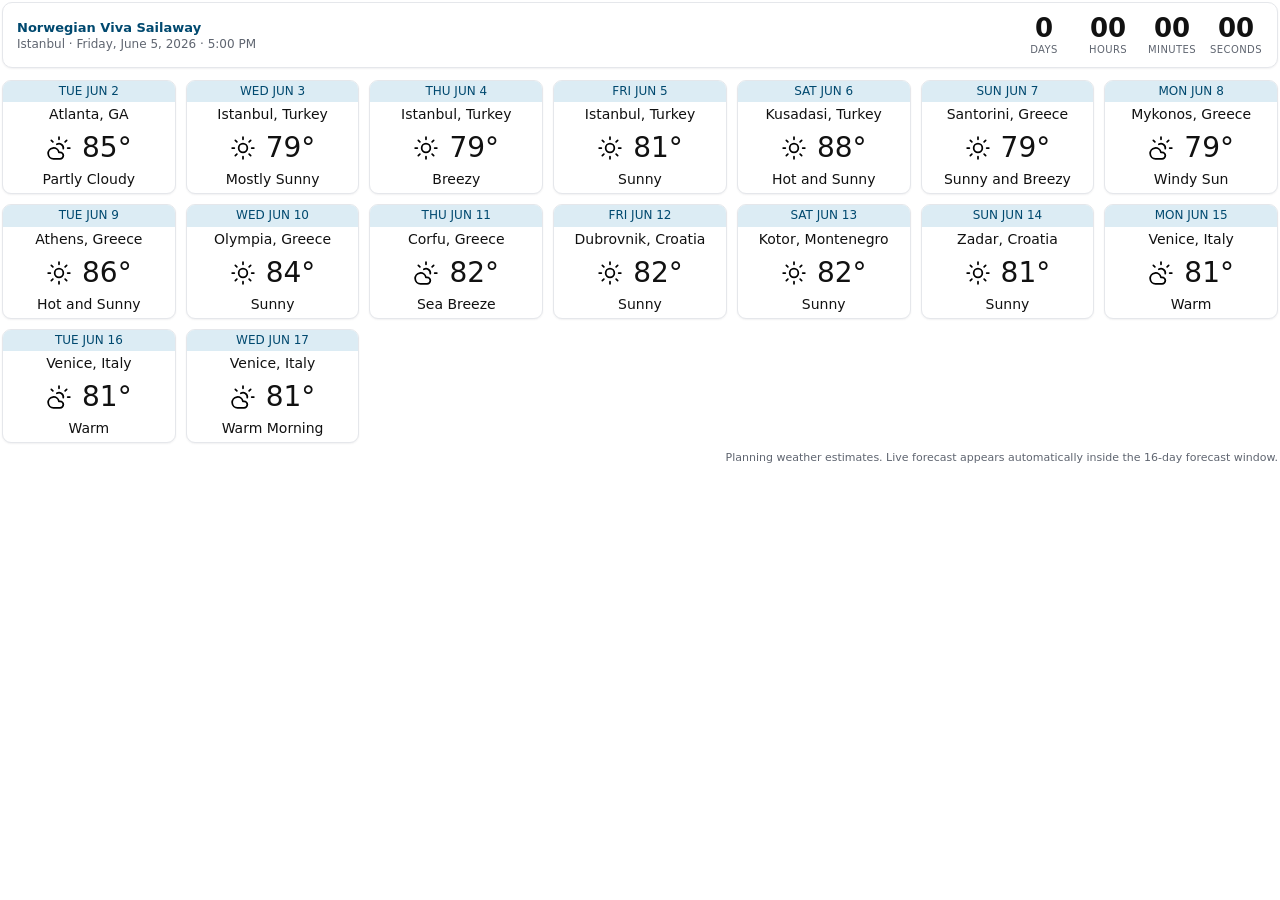
<file: index.html>
<!doctype html>
<html lang="en">
  <head>
    <meta charset="utf-8" />
    <meta name="viewport" content="width=device-width, initial-scale=1" />
    <title>2026 Family Cruise Widgets</title>
    <style>
      :root {
        color-scheme: light;
        --ink: #111;
        --muted: #5f6570;
        --line: #e5e7eb;
        --blue: #dcecf4;
        --blue-ink: #00496f;
        --card: #fff;
        --shadow: 0 1px 2px rgba(15, 23, 42, 0.06);
        font-family:
          Inter, ui-sans-serif, system-ui, -apple-system, BlinkMacSystemFont, "Segoe UI",
          sans-serif;
      }

      * {
        box-sizing: border-box;
      }

      body {
        margin: 0;
        background: transparent;
        color: var(--ink);
      }

      .widget-shell {
        width: 100%;
        padding: 2px;
      }

      .countdown {
        display: grid;
        grid-template-columns: minmax(160px, 1fr) auto;
        gap: 14px;
        align-items: center;
        padding: 12px 14px;
        border: 1px solid var(--line);
        border-radius: 10px;
        background: var(--card);
        box-shadow: var(--shadow);
        margin-bottom: 12px;
      }

      .countdown-title {
        font-size: 13px;
        font-weight: 650;
        color: var(--blue-ink);
      }

      .countdown-subtitle {
        margin-top: 2px;
        font-size: 12px;
        color: var(--muted);
      }

      .countdown-values {
        display: flex;
        gap: 10px;
        align-items: center;
      }

      .countdown-unit {
        min-width: 54px;
        text-align: center;
      }

      .countdown-number {
        font-size: 26px;
        line-height: 1;
        font-weight: 600;
        font-variant-numeric: tabular-nums;
      }

      .countdown-label {
        margin-top: 3px;
        font-size: 10px;
        color: var(--muted);
        text-transform: uppercase;
        letter-spacing: 0.04em;
      }

      .weather-strip {
        display: grid;
        grid-template-columns: repeat(7, minmax(0, 1fr));
        gap: 10px;
      }

      .weather-card {
        min-width: 0;
        overflow: hidden;
        border: 1px solid var(--line);
        border-radius: 9px;
        background: var(--card);
        box-shadow: var(--shadow);
      }

      .weather-date {
        padding: 4px 2px;
        background: var(--blue);
        color: var(--blue-ink);
        text-align: center;
        font-size: 12px;
        line-height: 1.1;
        font-weight: 500;
        white-space: nowrap;
      }

      .weather-city {
        padding: 4px 4px 3px;
        text-align: center;
        font-size: 14px;
        line-height: 1.15;
        font-weight: 500;
        white-space: nowrap;
        overflow: hidden;
        text-overflow: ellipsis;
      }

      .weather-main {
        display: flex;
        justify-content: center;
        align-items: center;
        gap: 10px;
        padding: 9px 4px 6px;
      }

      .weather-icon {
        width: 26px;
        height: 26px;
        flex: 0 0 auto;
      }

      .weather-temp {
        font-size: 28px;
        line-height: 1;
        font-weight: 500;
        font-variant-numeric: tabular-nums;
      }

      .weather-condition {
        padding: 3px 4px 6px;
        text-align: center;
        font-size: 14px;
        line-height: 1.15;
        font-weight: 500;
        white-space: nowrap;
        overflow: hidden;
        text-overflow: ellipsis;
      }

      .status {
        margin-top: 8px;
        color: var(--muted);
        font-size: 11px;
        text-align: right;
      }

      @media (max-width: 900px) {
        .weather-strip {
          grid-template-columns: repeat(4, minmax(0, 1fr));
        }
      }

      @media (max-width: 560px) {
        .countdown {
          grid-template-columns: 1fr;
        }

        .countdown-values {
          justify-content: space-between;
        }

        .weather-strip {
          grid-template-columns: repeat(2, minmax(0, 1fr));
        }
      }
    </style>
  </head>
  <body>
    <main class="widget-shell" aria-label="2026 Family Cruise live widgets">
      <section class="countdown" aria-label="Cruise countdown">
        <div>
          <div class="countdown-title">Norwegian Viva Sailaway</div>
          <div class="countdown-subtitle">Istanbul · Friday, June 5, 2026 · 5:00 PM</div>
        </div>
        <div class="countdown-values" aria-live="polite">
          <div class="countdown-unit">
            <div class="countdown-number" id="days">--</div>
            <div class="countdown-label">Days</div>
          </div>
          <div class="countdown-unit">
            <div class="countdown-number" id="hours">--</div>
            <div class="countdown-label">Hours</div>
          </div>
          <div class="countdown-unit">
            <div class="countdown-number" id="minutes">--</div>
            <div class="countdown-label">Minutes</div>
          </div>
          <div class="countdown-unit">
            <div class="countdown-number" id="seconds">--</div>
            <div class="countdown-label">Seconds</div>
          </div>
        </div>
      </section>

      <section class="weather-strip" id="weatherStrip" aria-label="Cruise weather outlook"></section>
      <div class="status" id="status">Loading weather...</div>
    </main>

    <script>
      const embarkationTime = new Date("2026-06-05T17:00:00+03:00").getTime();
      const staticWeather = [
        { date: "2026-06-02", city: "Atlanta, GA", high: 85, low: 68, condition: "Partly Cloudy", lat: 33.749, lon: -84.388 },
        { date: "2026-06-03", city: "Istanbul, Turkey", high: 79, low: 64, condition: "Mostly Sunny", lat: 41.0082, lon: 28.9784 },
        { date: "2026-06-04", city: "Istanbul, Turkey", high: 79, low: 64, condition: "Breezy", lat: 41.0082, lon: 28.9784 },
        { date: "2026-06-05", city: "Istanbul, Turkey", high: 81, low: 66, condition: "Sunny", lat: 41.0082, lon: 28.9784 },
        { date: "2026-06-06", city: "Kusadasi, Turkey", high: 88, low: 66, condition: "Hot and Sunny", lat: 37.8579, lon: 27.261 },
        { date: "2026-06-07", city: "Santorini, Greece", high: 79, low: 70, condition: "Sunny and Breezy", lat: 36.3932, lon: 25.4615 },
        { date: "2026-06-08", city: "Mykonos, Greece", high: 79, low: 68, condition: "Windy Sun", lat: 37.4467, lon: 25.3289 },
        { date: "2026-06-09", city: "Athens, Greece", high: 86, low: 68, condition: "Hot and Sunny", lat: 37.9838, lon: 23.7275 },
        { date: "2026-06-10", city: "Olympia, Greece", high: 84, low: 66, condition: "Sunny", lat: 37.6386, lon: 21.63 },
        { date: "2026-06-11", city: "Corfu, Greece", high: 82, low: 66, condition: "Sea Breeze", lat: 39.6243, lon: 19.9217 },
        { date: "2026-06-12", city: "Dubrovnik, Croatia", high: 82, low: 66, condition: "Sunny", lat: 42.6507, lon: 18.0944 },
        { date: "2026-06-13", city: "Kotor, Montenegro", high: 82, low: 66, condition: "Sunny", lat: 42.4247, lon: 18.7712 },
        { date: "2026-06-14", city: "Zadar, Croatia", high: 81, low: 64, condition: "Sunny", lat: 44.1194, lon: 15.2314 },
        { date: "2026-06-15", city: "Venice, Italy", high: 81, low: 64, condition: "Warm", lat: 45.4408, lon: 12.3155 },
        { date: "2026-06-16", city: "Venice, Italy", high: 81, low: 64, condition: "Warm", lat: 45.4408, lon: 12.3155 },
        { date: "2026-06-17", city: "Venice, Italy", high: 81, low: 64, condition: "Warm Morning", lat: 45.4408, lon: 12.3155 },
      ];

      const weatherLabels = new Map([
        [0, "Sunny"],
        [1, "Mostly Sunny"],
        [2, "Partly Cloudy"],
        [3, "Cloudy"],
        [45, "Fog"],
        [48, "Fog"],
        [51, "Light Drizzle"],
        [53, "Drizzle"],
        [55, "Drizzle"],
        [61, "Light Rain"],
        [63, "Rain Likely"],
        [65, "Rain Likely"],
        [80, "Showers"],
        [81, "Rain Likely"],
        [82, "Heavy Rain"],
        [95, "Thunderstorms"],
      ]);

      function updateCountdown() {
        const remaining = Math.max(0, embarkationTime - Date.now());
        const totalSeconds = Math.floor(remaining / 1000);
        const days = Math.floor(totalSeconds / 86400);
        const hours = Math.floor((totalSeconds % 86400) / 3600);
        const minutes = Math.floor((totalSeconds % 3600) / 60);
        const seconds = totalSeconds % 60;
        document.getElementById("days").textContent = String(days);
        document.getElementById("hours").textContent = String(hours).padStart(2, "0");
        document.getElementById("minutes").textContent = String(minutes).padStart(2, "0");
        document.getElementById("seconds").textContent = String(seconds).padStart(2, "0");
      }

      function formatDate(isoDate) {
        return new Intl.DateTimeFormat("en-US", {
          timeZone: "UTC",
          weekday: "short",
          month: "short",
          day: "numeric",
        })
          .format(new Date(`${isoDate}T12:00:00Z`))
          .replace(",", "")
          .toUpperCase();
      }

      function daysUntil(isoDate) {
        const today = new Date();
        const localMidnight = new Date(today.getFullYear(), today.getMonth(), today.getDate());
        const target = new Date(`${isoDate}T00:00:00Z`);
        return Math.round((target.getTime() - localMidnight.getTime()) / 86400000);
      }

      function icon(condition) {
        const label = condition.toLowerCase();
        if (label.includes("rain") || label.includes("shower") || label.includes("drizzle")) {
          return `<svg class="weather-icon" viewBox="0 0 26 26" fill="none"><path d="M4.333 16.141c-.805-.823-1.412-1.817-1.776-2.909a7.58 7.58 0 0 1-.322-3.393 7.59 7.59 0 0 1 1.196-3.191A7.59 7.59 0 0 1 5.903 4.303a7.58 7.58 0 0 1 3.25-1.026 7.58 7.58 0 0 1 3.371.501 7.59 7.59 0 0 1 2.811 1.926 7.58 7.58 0 0 1 1.684 2.963h1.94a4.875 4.875 0 0 1 2.707 8.929M17.333 15.167v6.5M8.667 15.167v6.5M13 17.333v6.5" stroke="black" stroke-width="1.75" stroke-linecap="round" stroke-linejoin="round"/></svg>`;
        }
        if (label.includes("cloud") || label.includes("breeze") || label.includes("wind") || label.includes("warm")) {
          return `<svg class="weather-icon" viewBox="0 0 26 26" fill="none"><path d="M13 2.167v2.167M5.341 5.341l1.527 1.528M21.667 13h2.166M20.659 5.341l-1.527 1.528M17.276 13.705a4.34 4.34 0 0 0-6.419-4.472M14.083 23.834h-6.5a5.417 5.417 0 1 1 5.309-6.5h1.191a3.25 3.25 0 1 1 0 6.5Z" stroke="black" stroke-width="1.75" stroke-linecap="round" stroke-linejoin="round"/></svg>`;
        }
        return `<svg class="weather-icon" viewBox="0 0 26 26" fill="none"><path d="M13 2.167v2.167M13 21.667v2.167M5.341 5.341l1.527 1.528M19.132 19.132l1.527 1.527M2.167 13h2.166M21.667 13h2.166M6.868 19.132l-1.527 1.527M20.659 5.341l-1.527 1.528M17.333 13A4.333 4.333 0 1 1 8.667 13a4.333 4.333 0 0 1 8.666 0Z" stroke="black" stroke-width="1.75" stroke-linecap="round" stroke-linejoin="round"/></svg>`;
      }

      function renderWeather(cards, source) {
        document.getElementById("weatherStrip").innerHTML = cards
          .map(
            (card) => `
              <article class="weather-card" title="${card.city}: ${card.high}° / ${card.low}° · ${card.condition}">
                <div class="weather-date">${formatDate(card.date)}</div>
                <div class="weather-city">${card.city}</div>
                <div class="weather-main">${icon(card.condition)}<div class="weather-temp">${card.high}°</div></div>
                <div class="weather-condition">${card.condition}</div>
              </article>
            `
          )
          .join("");
        document.getElementById("status").textContent = source;
      }

      async function refreshWeather() {
        const settled = await Promise.allSettled(
          staticWeather.map(async (card) => {
            if (daysUntil(card.date) < 0 || daysUntil(card.date) > 16) return { ...card, live: false };
            const params = new URLSearchParams({
              latitude: card.lat,
              longitude: card.lon,
              daily: "weather_code,temperature_2m_max,temperature_2m_min",
              temperature_unit: "fahrenheit",
              timezone: "auto",
              start_date: card.date,
              end_date: card.date,
            });
            const response = await fetch(`https://api.open-meteo.com/v1/forecast?${params}`);
            if (!response.ok) throw new Error(`Weather request failed for ${card.city}`);
            const data = await response.json();
            return {
              ...card,
              high: Math.round(data.daily.temperature_2m_max[0]),
              low: Math.round(data.daily.temperature_2m_min[0]),
              condition: weatherLabels.get(data.daily.weather_code[0]) || card.condition,
              live: true,
            };
          })
        );

        const cards = settled.map((result, index) =>
          result.status === "fulfilled" ? result.value : { ...staticWeather[index], live: false }
        );
        const liveCount = cards.filter((card) => card.live).length;
        renderWeather(
          cards,
          liveCount
            ? `Live Open-Meteo forecast for ${liveCount} day${liveCount === 1 ? "" : "s"}; planning estimates for the rest.`
            : "Planning weather estimates. Live forecast appears automatically inside the 16-day forecast window."
        );
      }

      updateCountdown();
      setInterval(updateCountdown, 1000);
      renderWeather(staticWeather, "Loading weather...");
      refreshWeather();
      setInterval(refreshWeather, 60 * 60 * 1000);
    </script>
  </body>
</html>
</file>
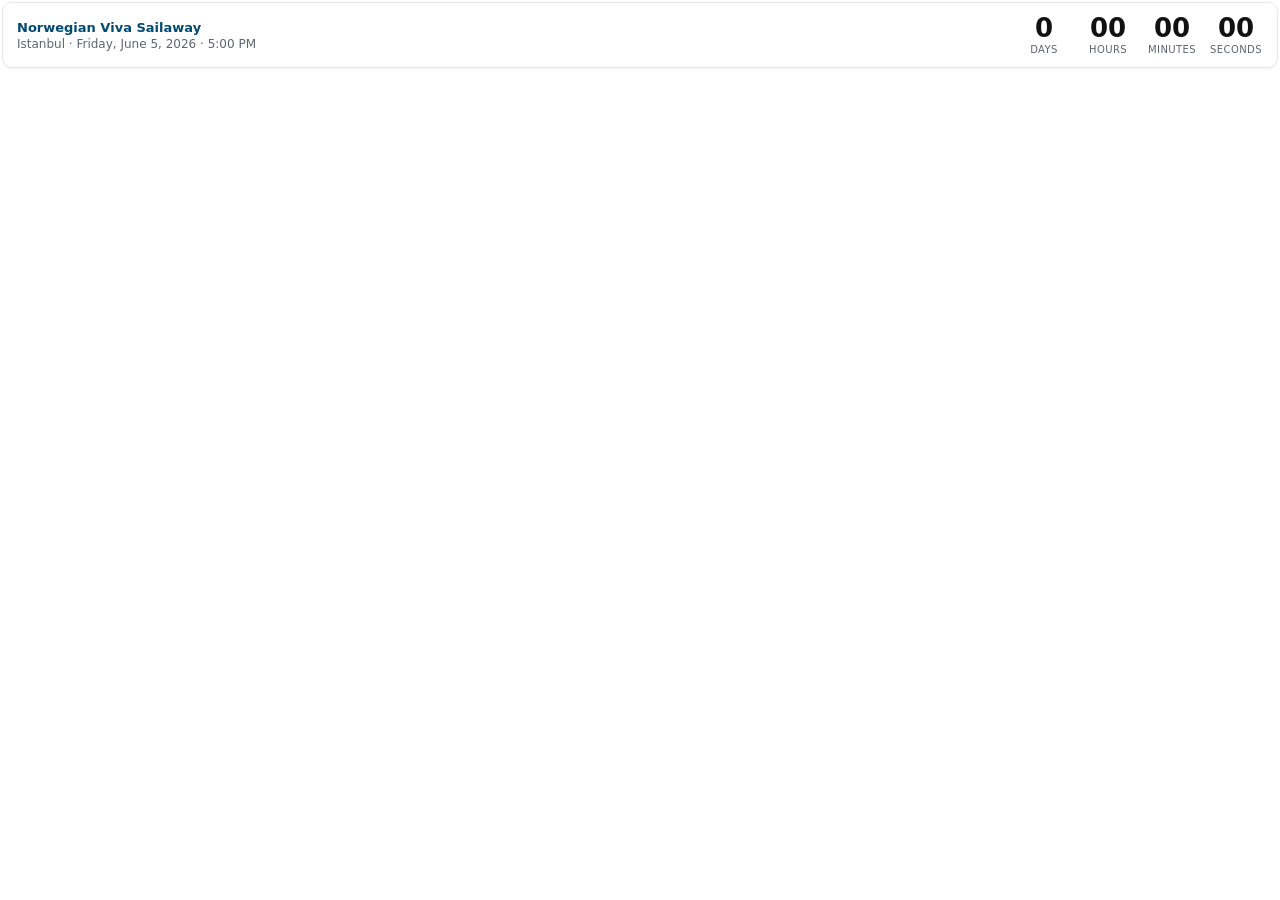
<file: countdown/index.html>
<!doctype html>
<html lang="en">
  <head>
    <meta charset="utf-8" />
    <meta name="viewport" content="width=device-width, initial-scale=1" />
    <title>Cruise Countdown</title>
    <link rel="stylesheet" href="/assets/styles.css" />
  </head>
  <body>
    <main class="widget-shell" aria-label="Cruise countdown widget">
      <section class="countdown" aria-label="Cruise countdown">
        <div>
          <div class="countdown-title">Norwegian Viva Sailaway</div>
          <div class="countdown-subtitle">Istanbul · Friday, June 5, 2026 · 5:00 PM</div>
        </div>
        <div class="countdown-values" aria-live="polite">
          <div class="countdown-unit">
            <div class="countdown-number" id="days">--</div>
            <div class="countdown-label">Days</div>
          </div>
          <div class="countdown-unit">
            <div class="countdown-number" id="hours">--</div>
            <div class="countdown-label">Hours</div>
          </div>
          <div class="countdown-unit">
            <div class="countdown-number" id="minutes">--</div>
            <div class="countdown-label">Minutes</div>
          </div>
          <div class="countdown-unit">
            <div class="countdown-number" id="seconds">--</div>
            <div class="countdown-label">Seconds</div>
          </div>
        </div>
      </section>
    </main>

    <script src="/assets/widgets.js"></script>
    <script>
      startCountdown();
    </script>
  </body>
</html>
</file>
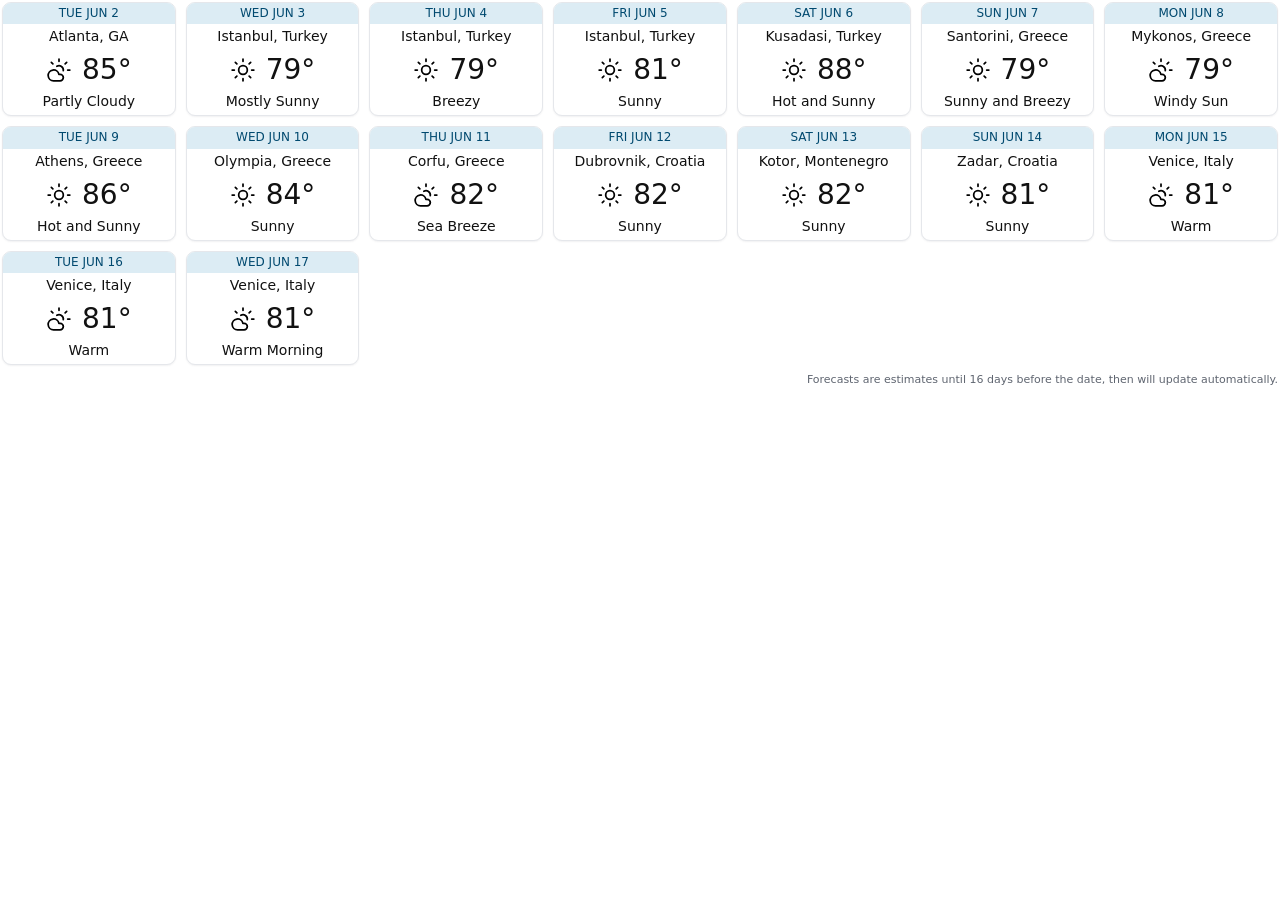
<file: weather/index.html>
<!doctype html>
<html lang="en">
  <head>
    <meta charset="utf-8" />
    <meta name="viewport" content="width=device-width, initial-scale=1" />
    <title>Cruise Weather</title>
    <link rel="stylesheet" href="/assets/styles.css" />
  </head>
  <body>
    <main class="widget-shell" aria-label="Cruise weather widget">
      <section>
        <div class="weather-strip" id="weatherStrip" aria-label="Cruise weather outlook"></div>
        <div class="status" id="status">Loading weather...</div>
      </section>
    </main>

    <script src="/assets/widgets.js"></script>
    <script>
      startWeather();
    </script>
  </body>
</html>
</file>
<file: assets/styles.css>
:root {
  color-scheme: light;
  --ink: #111;
  --muted: #5f6570;
  --line: #e5e7eb;
  --blue: #dcecf4;
  --blue-ink: #00496f;
  --card: #fff;
  --shadow: 0 1px 2px rgba(15, 23, 42, 0.06);
  font-family:
    Inter, ui-sans-serif, system-ui, -apple-system, BlinkMacSystemFont, "Segoe UI",
    sans-serif;
}

* {
  box-sizing: border-box;
}

body {
  margin: 0;
  background: transparent;
  color: var(--ink);
}

a {
  color: inherit;
}

.widget-shell {
  width: 100%;
  padding: 2px;
}

.widget-stack {
  display: grid;
  gap: 12px;
}

.widget-links {
  display: flex;
  flex-wrap: wrap;
  gap: 8px;
  padding: 2px;
}

.widget-link {
  display: inline-flex;
  align-items: center;
  min-height: 34px;
  padding: 6px 10px;
  border: 1px solid var(--line);
  border-radius: 8px;
  background: var(--card);
  color: var(--blue-ink);
  font-size: 13px;
  font-weight: 600;
  text-decoration: none;
  box-shadow: var(--shadow);
}

.countdown {
  display: grid;
  grid-template-columns: minmax(160px, 1fr) auto;
  gap: 14px;
  align-items: center;
  padding: 12px 14px;
  border: 1px solid var(--line);
  border-radius: 10px;
  background: var(--card);
  box-shadow: var(--shadow);
}

.countdown-title {
  font-size: 13px;
  font-weight: 650;
  color: var(--blue-ink);
}

.countdown-subtitle {
  margin-top: 2px;
  font-size: 12px;
  color: var(--muted);
}

.countdown-values {
  display: flex;
  gap: 10px;
  align-items: center;
}

.countdown-unit {
  min-width: 54px;
  text-align: center;
}

.countdown-number {
  font-size: 26px;
  line-height: 1;
  font-weight: 600;
  font-variant-numeric: tabular-nums;
}

.countdown-label {
  margin-top: 3px;
  font-size: 10px;
  color: var(--muted);
  text-transform: uppercase;
  letter-spacing: 0.04em;
}

.weather-strip {
  display: grid;
  grid-template-columns: repeat(7, minmax(0, 1fr));
  gap: 10px;
}

.weather-card {
  min-width: 0;
  overflow: hidden;
  border: 1px solid var(--line);
  border-radius: 9px;
  background: var(--card);
  box-shadow: var(--shadow);
}

.weather-date {
  padding: 4px 2px;
  background: var(--blue);
  color: var(--blue-ink);
  text-align: center;
  font-size: 12px;
  line-height: 1.1;
  font-weight: 500;
  white-space: nowrap;
}

.weather-city {
  padding: 4px 4px 3px;
  overflow: hidden;
  text-align: center;
  font-size: 14px;
  line-height: 1.15;
  font-weight: 500;
  text-overflow: ellipsis;
  white-space: nowrap;
}

.weather-main {
  display: flex;
  justify-content: center;
  align-items: center;
  gap: 10px;
  padding: 9px 4px 6px;
}

.weather-icon {
  width: 26px;
  height: 26px;
  flex: 0 0 auto;
}

.weather-temp {
  font-size: 28px;
  line-height: 1;
  font-weight: 500;
  font-variant-numeric: tabular-nums;
}

.weather-condition {
  padding: 3px 4px 6px;
  overflow: hidden;
  text-align: center;
  font-size: 14px;
  line-height: 1.15;
  font-weight: 500;
  text-overflow: ellipsis;
  white-space: nowrap;
}

.status {
  margin-top: 8px;
  color: var(--muted);
  font-size: 11px;
  text-align: right;
}

@media (max-width: 900px) {
  .weather-strip {
    grid-template-columns: repeat(4, minmax(0, 1fr));
  }
}

@media (max-width: 560px) {
  .countdown {
    grid-template-columns: 1fr;
  }

  .countdown-values {
    justify-content: space-between;
  }

  .countdown-unit {
    min-width: 0;
  }

  .weather-strip {
    grid-template-columns: repeat(2, minmax(0, 1fr));
  }
}
</file>
